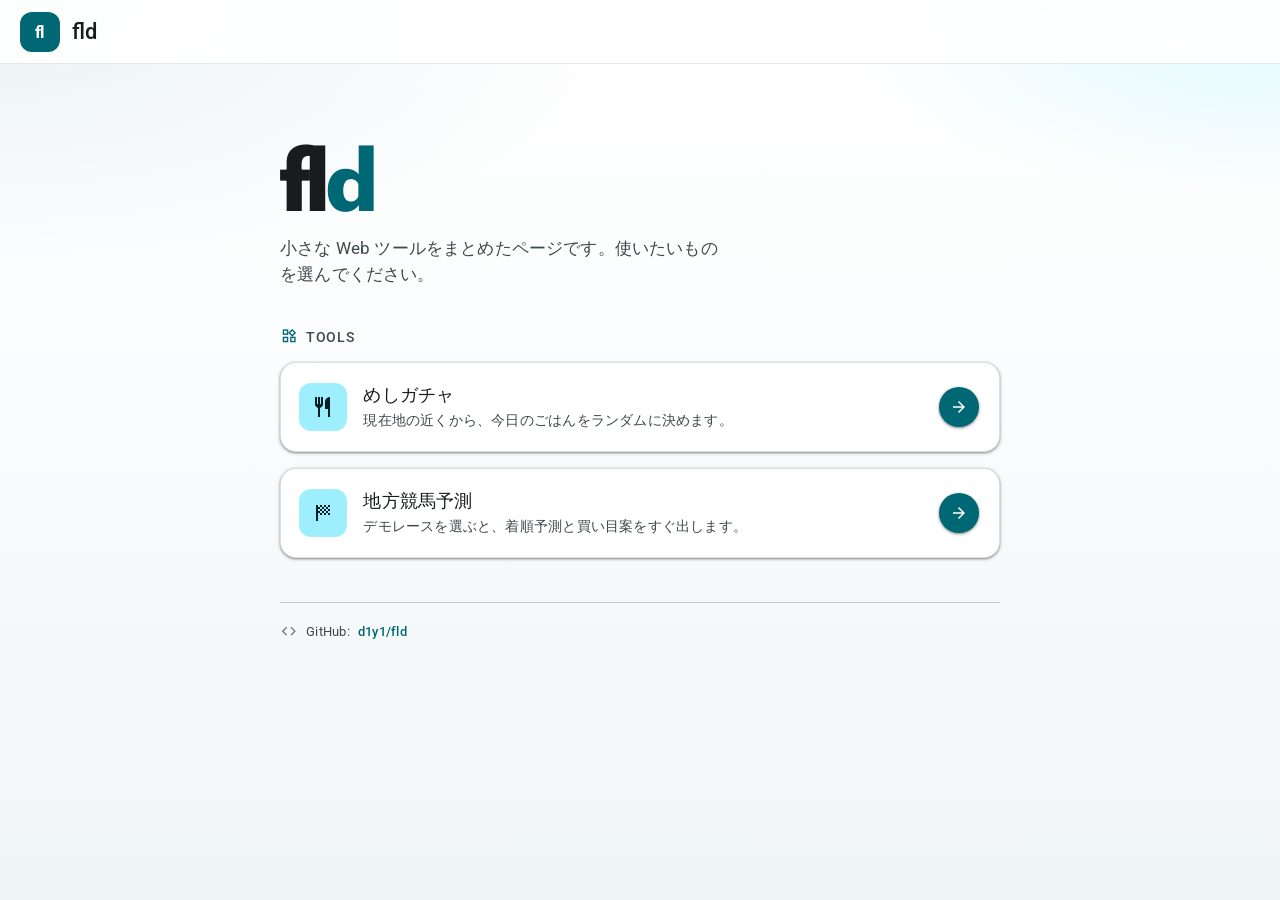
<file: index.html>
<!DOCTYPE html>
<html lang="ja">
  <head>
    <meta charset="UTF-8" />
    <meta name="viewport" content="width=device-width, initial-scale=1" />
    <meta
      name="description"
      content="小さな Web ツールを集めた fld。めしガチャや地方競馬予測などのユーティリティへすぐアクセスできます。"
    />
    <meta name="theme-color" content="#ffffff" />
    <title>fld — 小さなツール集</title>
    <link rel="preconnect" href="https://fonts.googleapis.com" />
    <link rel="preconnect" href="https://fonts.gstatic.com" crossorigin />
    <link
      href="https://fonts.googleapis.com/css2?family=Roboto:wght@400;500;700&family=Roboto+Flex:opsz,wght@8..144,400;8..144,500;8..144,700&display=swap"
      rel="stylesheet"
    />
    <link
      href="https://fonts.googleapis.com/css2?family=Material+Symbols+Outlined:opsz,wght,FILL,GRAD@24,400,0,0"
      rel="stylesheet"
    />
    <style>
      :root {
        --md-sys-color-primary: #006875;
        --md-sys-color-on-primary: #ffffff;
        --md-sys-color-primary-container: #9eeffd;
        --md-sys-color-on-primary-container: #001f24;
        --md-sys-color-secondary: #4a6267;
        --md-sys-color-on-secondary: #ffffff;
        --md-sys-color-secondary-container: #cde7ec;
        --md-sys-color-on-secondary-container: #051f23;
        --md-sys-color-surface: #fbfcfd;
        --md-sys-color-surface-dim: #d8dadc;
        --md-sys-color-surface-bright: #fbfcfd;
        --md-sys-color-surface-container-lowest: #ffffff;
        --md-sys-color-surface-container-low: #f2f4f5;
        --md-sys-color-surface-container: #eceeef;
        --md-sys-color-surface-container-high: #e6e8e9;
        --md-sys-color-surface-container-highest: #e0e3e4;
        --md-sys-color-on-surface: #191c1d;
        --md-sys-color-on-surface-variant: #3f484a;
        --md-sys-color-outline: #6f797b;
        --md-sys-color-outline-variant: #bfc8ca;
        --md-elevation-1: 0 1px 2px rgba(0, 0, 0, 0.3), 0 1px 3px 1px rgba(0, 0, 0, 0.15);
        --md-elevation-2: 0 1px 2px rgba(0, 0, 0, 0.3), 0 2px 6px 2px rgba(0, 0, 0, 0.15);
        --md-elevation-3: 0 4px 8px 3px rgba(0, 0, 0, 0.15), 0 1px 3px rgba(0, 0, 0, 0.3);
        --md-shape-corner-medium: 12px;
        --md-shape-corner-large: 16px;
        --md-shape-corner-extra-large: 28px;
        --font-sans: "Roboto", "Roboto Flex", sans-serif;
        --ease-emphasized: cubic-bezier(0.2, 0, 0, 1);
        --ease-standard: cubic-bezier(0.2, 0, 0, 1);
      }

      *,
      *::before,
      *::after {
        box-sizing: border-box;
      }

      html {
        color-scheme: light;
      }

      body {
        margin: 0;
        min-height: 100dvh;
        font-family: var(--font-sans);
        color: var(--md-sys-color-on-surface);
        background:
          radial-gradient(ellipse 90% 55% at 0% 0%, rgba(0, 104, 117, 0.08), transparent 55%),
          radial-gradient(ellipse 70% 45% at 100% 0%, rgba(158, 239, 253, 0.35), transparent 50%),
          linear-gradient(180deg, #ffffff 0%, var(--md-sys-color-surface) 40%, #f0f5f6 100%);
        -webkit-font-smoothing: antialiased;
      }

      .top-app-bar {
        position: sticky;
        top: 0;
        z-index: 10;
        display: flex;
        align-items: center;
        gap: 0.75rem;
        min-height: 64px;
        padding: 0 1.25rem;
        background: color-mix(in srgb, var(--md-sys-color-surface-container-lowest) 88%, transparent);
        backdrop-filter: blur(12px);
        border-bottom: 1px solid color-mix(in srgb, var(--md-sys-color-outline-variant) 40%, transparent);
      }

      .top-app-bar__logo {
        display: grid;
        place-items: center;
        width: 40px;
        height: 40px;
        border-radius: 12px;
        background: var(--md-sys-color-primary);
        color: var(--md-sys-color-on-primary);
        font-size: 1.05rem;
        font-weight: 700;
        letter-spacing: -0.02em;
      }

      .top-app-bar__title {
        margin: 0;
        font-size: 1.375rem;
        font-weight: 500;
        letter-spacing: 0;
        color: var(--md-sys-color-on-surface);
      }

      .page {
        width: min(720px, calc(100% - 2rem));
        margin: 0 auto;
        padding: clamp(2.5rem, 8vh, 4.5rem) 0 3.5rem;
      }

      .hero {
        margin-bottom: 2.5rem;
        animation: md-enter 500ms var(--ease-emphasized) both;
      }

      .brand {
        margin: 0 0 0.75rem;
        font-family: "Roboto Flex", var(--font-sans);
        font-size: clamp(4rem, 14vw, 5.75rem);
        font-weight: 700;
        font-optical-sizing: auto;
        line-height: 0.95;
        letter-spacing: -0.04em;
        color: var(--md-sys-color-on-surface);
      }

      .brand span {
        color: var(--md-sys-color-primary);
      }

      .lede {
        margin: 0;
        max-width: 28rem;
        color: var(--md-sys-color-on-surface-variant);
        font-size: 1.05rem;
        font-weight: 400;
        line-height: 1.55;
        letter-spacing: 0.01em;
      }

      .section-label {
        display: flex;
        align-items: center;
        gap: 0.5rem;
        margin: 0 0 1rem;
        color: var(--md-sys-color-on-surface-variant);
        font-size: 0.875rem;
        font-weight: 500;
        letter-spacing: 0.05em;
        text-transform: uppercase;
        animation: md-enter 500ms var(--ease-emphasized) 0.08s both;
      }

      .section-label .material-symbols-outlined {
        font-size: 1.15rem;
        color: var(--md-sys-color-primary);
      }

      .tools {
        display: grid;
        gap: 1rem;
        margin: 0;
        padding: 0;
        list-style: none;
      }

      .tool {
        animation: md-enter 500ms var(--ease-emphasized) both;
      }

      .tool:nth-child(1) {
        animation-delay: 0.14s;
      }

      .tool:nth-child(2) {
        animation-delay: 0.2s;
      }

      .tool a {
        position: relative;
        display: grid;
        grid-template-columns: auto 1fr auto;
        gap: 1rem;
        align-items: center;
        overflow: hidden;
        padding: 1.25rem 1.25rem 1.25rem 1.15rem;
        color: inherit;
        text-decoration: none;
        background: var(--md-sys-color-surface-container-lowest);
        border: 1px solid color-mix(in srgb, var(--md-sys-color-outline-variant) 55%, transparent);
        border-radius: var(--md-shape-corner-large);
        box-shadow: var(--md-elevation-1);
        transition:
          box-shadow 200ms var(--ease-standard),
          transform 200ms var(--ease-standard),
          border-color 200ms var(--ease-standard),
          background-color 200ms var(--ease-standard);
      }

      .tool a::before {
        content: "";
        position: absolute;
        inset: 0;
        background: radial-gradient(circle at var(--ripple-x, 50%) var(--ripple-y, 50%), rgba(0, 104, 117, 0.12), transparent 55%);
        opacity: 0;
        transition: opacity 280ms var(--ease-standard);
        pointer-events: none;
      }

      .tool a:hover,
      .tool a:focus-visible {
        background: var(--md-sys-color-surface-container-low);
        border-color: color-mix(in srgb, var(--md-sys-color-primary) 35%, var(--md-sys-color-outline-variant));
        box-shadow: var(--md-elevation-2);
        transform: translateY(-1px);
        outline: none;
      }

      .tool a:hover::before,
      .tool a:focus-visible::before {
        opacity: 1;
      }

      .tool a:focus-visible {
        outline: 2px solid var(--md-sys-color-primary);
        outline-offset: 2px;
      }

      .tool__icon {
        display: grid;
        place-items: center;
        width: 48px;
        height: 48px;
        border-radius: var(--md-shape-corner-medium);
        background: var(--md-sys-color-primary-container);
        color: var(--md-sys-color-on-primary-container);
      }

      .tool__icon .material-symbols-outlined {
        font-size: 1.5rem;
      }

      .tool__body {
        min-width: 0;
      }

      .tool__name {
        margin: 0 0 0.2rem;
        font-size: 1.125rem;
        font-weight: 500;
        letter-spacing: 0.01em;
        color: var(--md-sys-color-on-surface);
      }

      .tool__desc {
        margin: 0;
        color: var(--md-sys-color-on-surface-variant);
        font-size: 0.875rem;
        line-height: 1.45;
        letter-spacing: 0.015em;
      }

      .tool__arrow {
        display: grid;
        place-items: center;
        width: 40px;
        height: 40px;
        border-radius: 999px;
        background: var(--md-sys-color-primary);
        color: var(--md-sys-color-on-primary);
        box-shadow: var(--md-elevation-1);
        transition: transform 200ms var(--ease-standard), box-shadow 200ms var(--ease-standard);
      }

      .tool__arrow .material-symbols-outlined {
        font-size: 1.25rem;
      }

      .tool a:hover .tool__arrow,
      .tool a:focus-visible .tool__arrow {
        transform: translateX(3px);
        box-shadow: var(--md-elevation-2);
      }

      .foot {
        display: flex;
        align-items: center;
        gap: 0.5rem;
        margin-top: 2.75rem;
        padding-top: 1.25rem;
        border-top: 1px solid var(--md-sys-color-outline-variant);
        color: var(--md-sys-color-on-surface-variant);
        font-size: 0.8125rem;
        letter-spacing: 0.02em;
        animation: md-enter 500ms var(--ease-emphasized) 0.28s both;
      }

      .foot .material-symbols-outlined {
        font-size: 1.1rem;
        color: var(--md-sys-color-outline);
      }

      .foot a {
        color: var(--md-sys-color-primary);
        font-weight: 500;
        text-decoration: none;
      }

      .foot a:hover,
      .foot a:focus-visible {
        text-decoration: underline;
        text-underline-offset: 0.2em;
        outline: none;
      }

      @keyframes md-enter {
        from {
          opacity: 0;
          transform: translateY(12px);
        }
        to {
          opacity: 1;
          transform: translateY(0);
        }
      }

      @media (max-width: 480px) {
        .tool a {
          grid-template-columns: auto 1fr;
          gap: 0.85rem;
        }

        .tool__arrow {
          display: none;
        }
      }

      @media (prefers-reduced-motion: reduce) {
        *,
        *::before,
        *::after {
          animation: none !important;
          transition: none !important;
        }
      }
    </style>
  </head>
  <body>
    <header class="top-app-bar">
      <div class="top-app-bar__logo" aria-hidden="true">fl</div>
      <p class="top-app-bar__title">fld</p>
    </header>

    <main class="page">
      <section class="hero">
        <h1 class="brand">fl<span>d</span></h1>
        <p class="lede">小さな Web ツールをまとめたページです。使いたいものを選んでください。</p>
      </section>

      <p class="section-label">
        <span class="material-symbols-outlined" aria-hidden="true">widgets</span>
        Tools
      </p>
      <ul class="tools">
        <li class="tool">
          <a href="meshigacha/">
            <span class="tool__icon" aria-hidden="true">
              <span class="material-symbols-outlined">restaurant</span>
            </span>
            <span class="tool__body">
              <h2 class="tool__name">めしガチャ</h2>
              <p class="tool__desc">現在地の近くから、今日のごはんをランダムに決めます。</p>
            </span>
            <span class="tool__arrow" aria-hidden="true">
              <span class="material-symbols-outlined">arrow_forward</span>
            </span>
          </a>
        </li>
        <li class="tool">
          <a href="chihokeiba/">
            <span class="tool__icon" aria-hidden="true">
              <span class="material-symbols-outlined">sports_score</span>
            </span>
            <span class="tool__body">
              <h2 class="tool__name">地方競馬予測</h2>
              <p class="tool__desc">デモレースを選ぶと、着順予測と買い目案をすぐ出します。</p>
            </span>
            <span class="tool__arrow" aria-hidden="true">
              <span class="material-symbols-outlined">arrow_forward</span>
            </span>
          </a>
        </li>
      </ul>

      <p class="foot">
        <span class="material-symbols-outlined" aria-hidden="true">code</span>
        GitHub:
        <a href="https://github.com/d1y1/fld" rel="noopener noreferrer">d1y1/fld</a>
      </p>
    </main>
  </body>
</html>
</file>
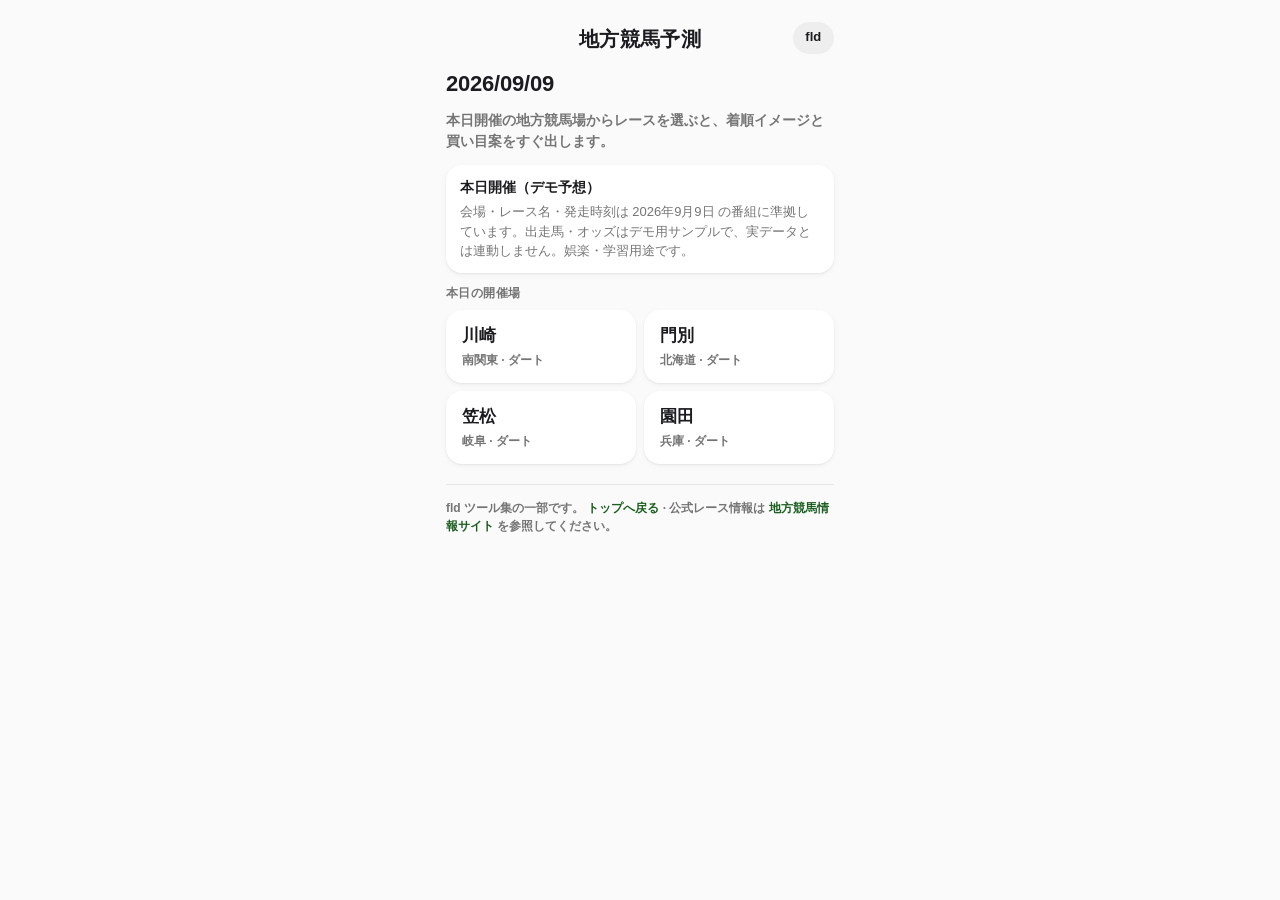
<file: chihokeiba/index.html>
<!DOCTYPE html>
<html lang="ja">
  <head>
    <meta charset="UTF-8" />
    <meta
      name="viewport"
      content="width=device-width, initial-scale=1, viewport-fit=cover"
    />
    <meta name="theme-color" content="#1b5e20" />
    <meta
      name="description"
      content="地方競馬のデモレースを選ぶと、近走・人気・騎手などから着順予測と買い目案をすぐ出すツール"
    />
    <title>地方競馬予測 — fld</title>
    <link rel="canonical" href="https://d1y1.github.io/fld/chihokeiba/" />
    <meta property="og:type" content="website" />
    <meta property="og:title" content="地方競馬予測" />
    <meta
      property="og:description"
      content="地方競馬のデモレースを選んで、着順予測と買い目案を表示します。"
    />
    <meta property="og:url" content="https://d1y1.github.io/fld/chihokeiba/" />
    <meta property="og:locale" content="ja_JP" />
    <link rel="stylesheet" href="css/styles.css" />
  </head>
  <body>
    <div class="app">
      <header class="header">
        <button type="button" class="nav-back" id="backBtn" hidden>戻る</button>
        <h1 class="title-bar" id="topTitle">地方競馬予測</h1>
        <a class="nav-home" href="../">fld</a>
      </header>

      <main>
        <section id="viewHome">
          <p class="section-date" id="holdingDate">本日</p>
          <p class="lede">
            本日開催の地方競馬場からレースを選ぶと、着順イメージと買い目案をすぐ出します。
          </p>
          <div class="alert-banner">
            本日開催（デモ予想）
            <p>
              会場・レース名・発走時刻は 2026年9月9日 の番組に準拠しています。出走馬・オッズはデモ用サンプルで、実データとは連動しません。娯楽・学習用途です。
            </p>
          </div>

          <p class="section-label">本日の開催場</p>
          <ul class="venue-grid" id="venueGrid"></ul>

          <p class="foot-note">
            fld ツール集の一部です。
            <a href="../">トップへ戻る</a>
            · 公式レース情報は
            <a href="https://www.keiba.go.jp/" rel="noopener noreferrer">地方競馬情報サイト</a>
            を参照してください。
          </p>
        </section>

        <section id="viewVenue" hidden>
          <p class="section-date" id="venueHeading">レース一覧</p>
          <ul class="race-list" id="raceList"></ul>
        </section>

        <section id="viewResult" hidden>
          <p class="section-date" id="resultDate"></p>
          <div class="hit-summary" id="resultSummary"></div>

          <p class="section-label">出走馬予想</p>
          <ol class="rank-list" id="rankList"></ol>

          <p class="section-label">買い目案</p>
          <ul class="ticket-list" id="ticketList"></ul>

          <div class="actions">
            <button type="button" class="btn btn--filled" id="shareBtn">結果をシェア</button>
            <button type="button" class="btn btn--tonal" id="againBtn">レース一覧に戻る</button>
          </div>

          <p class="foot-note">
            確率は 3 着以内（Harville 近似）、期待値は確率 × 複勝オッズ目安です。各カードの点数は近走・人気・騎手・体重・枠順・安定の内訳です。実レースの結果を保証するものではありません。
          </p>
        </section>
      </main>
    </div>

    <script type="module" src="js/app.js"></script>
  </body>
</html>
</file>
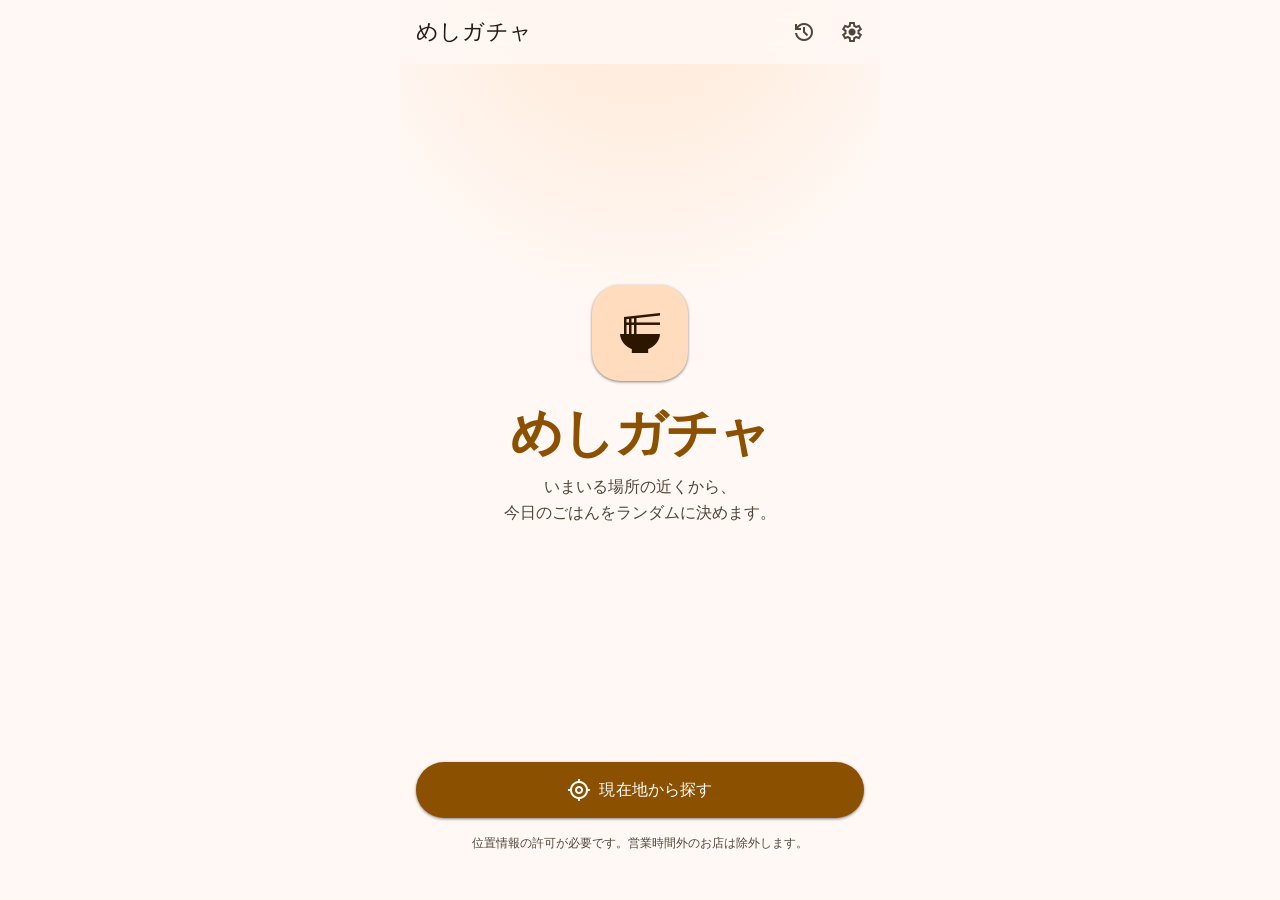
<file: meshigacha/index.html>
<!DOCTYPE html>
<html lang="ja">
  <head>
    <meta charset="UTF-8" />
    <meta
      name="viewport"
      content="width=device-width, initial-scale=1, viewport-fit=cover"
    />
    <meta name="theme-color" content="#8B5000" />
    <meta
      name="description"
      content="現在地周辺の外食店からランダムで今日のご飯を決めるめしガチャ"
    />
    <meta name="apple-mobile-web-app-capable" content="yes" />
    <meta name="apple-mobile-web-app-title" content="めしガチャ" />
    <meta name="apple-mobile-web-app-status-bar-style" content="default" />
    <meta name="mobile-web-app-capable" content="yes" />
    <link rel="manifest" href="manifest.webmanifest" />
    <link rel="icon" href="icons/icon-192.png" type="image/png" />
    <link rel="apple-touch-icon" href="icons/icon-192.png" />

    <meta property="og:type" content="website" />
    <meta property="og:title" content="めしガチャ" />
    <meta
      property="og:description"
      content="いまいる場所の近くから、今日のごはんをランダムに決めます。"
    />
    <meta
      property="og:image"
      content="https://d1y1.github.io/fld/meshigacha/icons/og.png"
    />
    <meta property="og:url" content="https://d1y1.github.io/fld/meshigacha/" />
    <meta property="og:locale" content="ja_JP" />
    <link rel="canonical" href="https://d1y1.github.io/fld/meshigacha/" />
    <meta name="twitter:card" content="summary_large_image" />
    <meta name="twitter:title" content="めしガチャ" />
    <meta
      name="twitter:description"
      content="いまいる場所の近くから、今日のごはんをランダムに決めます。"
    />
    <meta
      name="twitter:image"
      content="https://d1y1.github.io/fld/meshigacha/icons/og.png"
    />

    <title>めしガチャ</title>
    <link rel="preconnect" href="https://fonts.googleapis.com" />
    <link rel="preconnect" href="https://fonts.gstatic.com" crossorigin />
    <link
      href="https://fonts.googleapis.com/css2?family=Roboto:wght@400;500;700&family=Roboto+Flex:opsz,wght@8..144,400;8..144,500;8..144,700&display=swap"
      rel="stylesheet"
    />
    <link
      href="https://fonts.googleapis.com/css2?family=Material+Symbols+Outlined:opsz,wght,FILL,GRAD@24,400,0,0"
      rel="stylesheet"
    />
    <link rel="stylesheet" href="css/styles.css" />
  </head>
  <body>
    <div class="offline-banner" id="offlineBanner" hidden role="status">
      オフラインです。店舗検索には接続が必要です。
    </div>

    <div class="app" id="app">
      <header class="top-app-bar" id="topBar">
        <div class="top-app-bar__row">
          <button
            type="button"
            class="icon-btn"
            id="backBtn"
            aria-label="戻る"
            hidden
          >
            <span class="material-symbols-outlined" aria-hidden="true"
              >arrow_back</span
            >
          </button>
          <h1 class="top-app-bar__title" id="topTitle">めしガチャ</h1>
          <div class="top-app-bar__actions">
            <button
              type="button"
              class="icon-btn"
              id="historyBtn"
              aria-label="履歴"
            >
              <span class="material-symbols-outlined" aria-hidden="true"
                >history</span
              >
            </button>
            <button
              type="button"
              class="icon-btn"
              id="settingsBtn"
              aria-label="設定"
            >
              <span class="material-symbols-outlined" aria-hidden="true"
                >settings</span
              >
            </button>
            <button
              type="button"
              class="icon-btn"
              id="refreshBtn"
              aria-label="再検索"
              hidden
            >
              <span class="material-symbols-outlined" aria-hidden="true"
                >refresh</span
              >
            </button>
          </div>
        </div>
      </header>

      <main class="main" id="main">
        <section class="screen screen--home" id="screenHome" data-screen="home">
          <div class="hero">
            <div class="hero__mark" aria-hidden="true">
              <span class="material-symbols-outlined hero__icon">ramen_dining</span>
            </div>
            <p class="hero__brand">めしガチャ</p>
            <p class="hero__lead">
              いまいる場所の近くから、<br />今日のごはんをランダムに決めます。
            </p>
          </div>

          <div class="home-controls">
            <button type="button" class="btn btn--filled btn--lg" id="startBtn">
              <span class="material-symbols-outlined" aria-hidden="true"
                >my_location</span
              >
              現在地から探す
            </button>
            <p class="hint" id="homeHint">
              位置情報の許可が必要です。営業時間外のお店は除外します。
            </p>
          </div>
        </section>

        <section
          class="screen screen--loading"
          id="screenLoading"
          data-screen="loading"
          hidden
        >
          <div class="loading">
            <div class="circular-progress" role="status" aria-label="読み込み中">
              <svg viewBox="0 0 48 48" aria-hidden="true">
                <circle class="circular-progress__track" cx="24" cy="24" r="20" />
                <circle
                  class="circular-progress__indicator"
                  cx="24"
                  cy="24"
                  r="20"
                />
              </svg>
            </div>
            <p class="loading__text" id="loadingText">現在地を取得しています…</p>
            <p class="loading__sub" id="loadingSub" hidden></p>
          </div>
        </section>

        <section
          class="screen screen--list"
          id="screenList"
          data-screen="list"
          hidden
        >
          <div class="filters" id="filters">
            <label class="field">
              <span class="field__label">検索半径</span>
              <div class="segmented segmented--4" role="radiogroup" aria-label="検索半径">
                <label class="segmented__item">
                  <input type="radio" name="radius" value="500" />
                  <span>500m</span>
                </label>
                <label class="segmented__item">
                  <input type="radio" name="radius" value="1000" checked />
                  <span>1km</span>
                </label>
                <label class="segmented__item">
                  <input type="radio" name="radius" value="2000" />
                  <span>2km</span>
                </label>
                <label class="segmented__item">
                  <input type="radio" name="radius" value="3000" />
                  <span>3km</span>
                </label>
              </div>
            </label>
            <div class="field">
              <span class="field__label">カテゴリ</span>
              <div
                class="chip-row"
                id="categoryChips"
                role="radiogroup"
                aria-label="カテゴリ"
              ></div>
            </div>
            <p class="filters__note">
              営業時間外は除外。時間が不明なお店は候補に含めます。
            </p>
          </div>

          <div class="list-meta" id="listMeta"></div>
          <ul class="restaurant-list" id="restaurantList" role="list"></ul>

          <div class="empty-state" id="emptyState" hidden>
            <span class="material-symbols-outlined empty-state__icon"
              >search_off</span
            >
            <p class="empty-state__title">お店が見つかりませんでした</p>
            <p class="empty-state__body" id="emptyBody">
              半径を広げて再検索してみてください。
            </p>
            <div class="empty-state__actions">
              <button
                type="button"
                class="btn btn--filled"
                id="expandRadiusBtn"
                hidden
              >
                3km で再検索
              </button>
              <button
                type="button"
                class="btn btn--tonal"
                id="resetFiltersBtn"
                hidden
              >
                フィルタを解除
              </button>
              <button type="button" class="btn btn--text" id="emptyRetryBtn">
                最初に戻る
              </button>
            </div>
          </div>
        </section>

        <section
          class="screen screen--error"
          id="screenError"
          data-screen="error"
          hidden
        >
          <div class="empty-state">
            <span
              class="material-symbols-outlined empty-state__icon"
              id="errorIcon"
              >error</span
            >
            <p class="empty-state__title" id="errorTitle">エラーが発生しました</p>
            <p class="empty-state__body" id="errorBody"></p>
            <div class="empty-state__actions">
              <button type="button" class="btn btn--filled" id="errorRetryBtn">
                もう一度試す
              </button>
              <button type="button" class="btn btn--text" id="errorHomeBtn">
                最初に戻る
              </button>
            </div>
          </div>
        </section>
      </main>

      <footer class="bottom-bar" id="bottomBar" hidden>
        <button
          type="button"
          class="btn btn--filled btn--lg btn--block"
          id="gachaBtn"
        >
          <span class="material-symbols-outlined" aria-hidden="true">casino</span>
          ガチャる
        </button>
      </footer>
    </div>

    <div class="scrim" id="scrim" hidden aria-hidden="true"></div>

    <div
      class="sheet"
      id="resultSheet"
      role="dialog"
      aria-modal="true"
      aria-labelledby="resultName"
      hidden
    >
      <div class="sheet__handle" aria-hidden="true"></div>
      <p class="sheet__eyebrow">今日のごはんは…</p>

      <div class="slot" id="slot" aria-hidden="true" hidden>
        <div class="slot__window">
          <div class="slot__reel" id="slotReel"></div>
        </div>
      </div>

      <div class="result" id="resultCard">
        <div class="result__spin" id="resultSpin" aria-hidden="true">
          <span class="material-symbols-outlined">restaurant</span>
        </div>
        <h2 class="result__name" id="resultName"></h2>
        <p class="result__meta" id="resultMeta"></p>
        <p class="result__cuisine" id="resultCuisine" hidden></p>
        <p class="result__hours" id="resultHours" hidden></p>
        <p class="result__status" id="resultStatus" hidden></p>
        <div class="sr-only" id="resultLive" aria-live="polite" aria-atomic="true"></div>
      </div>

      <div class="sheet__links" id="resultLinks">
        <button type="button" class="btn btn--tonal btn--block" id="shareBtn">
          <span class="material-symbols-outlined" aria-hidden="true">share</span>
          結果をシェア
        </button>
        <a
          class="btn btn--tonal btn--block"
          id="walkLink"
          href="#"
          target="_blank"
          rel="noopener noreferrer"
        >
          <span class="material-symbols-outlined" aria-hidden="true"
            >directions_walk</span
          >
          <span id="walkLabel">徒歩ルート</span>
        </a>
        <a
          class="btn btn--tonal btn--block"
          id="mapLink"
          href="#"
          target="_blank"
          rel="noopener noreferrer"
        >
          <span class="material-symbols-outlined" aria-hidden="true">map</span>
          地図で見る
        </a>
        <a
          class="btn btn--tonal btn--block"
          id="phoneLink"
          href="#"
          hidden
        >
          <span class="material-symbols-outlined" aria-hidden="true">call</span>
          <span id="phoneLabel">電話する</span>
        </a>
        <a
          class="btn btn--tonal btn--block"
          id="webLink"
          href="#"
          target="_blank"
          rel="noopener noreferrer"
          hidden
        >
          <span class="material-symbols-outlined" aria-hidden="true"
            >language</span
          >
          公式サイト
        </a>
      </div>

      <div class="sheet__actions">
        <button type="button" class="btn btn--filled btn--block" id="againBtn">
          <span class="material-symbols-outlined" aria-hidden="true">casino</span>
          もう一度ガチャる
        </button>
        <button type="button" class="btn btn--text btn--block" id="excludeBtn">
          <span class="material-symbols-outlined" aria-hidden="true"
            >block</span
          >
          除外してもう一度
        </button>
        <button type="button" class="btn btn--text btn--block" id="closeSheetBtn">
          閉じる
        </button>
      </div>
    </div>

    <div
      class="sheet sheet--history"
      id="historySheet"
      role="dialog"
      aria-modal="true"
      aria-labelledby="historyTitle"
      hidden
    >
      <div class="sheet__handle" aria-hidden="true"></div>
      <div class="sheet__header">
        <h2 class="sheet__title" id="historyTitle">ガチャ履歴</h2>
        <button type="button" class="btn btn--text" id="clearHistoryBtn">
          クリア
        </button>
      </div>
      <ul class="history-list" id="historyList"></ul>
      <p class="hint" id="historyEmpty" hidden>まだ履歴がありません</p>
      <button type="button" class="btn btn--tonal btn--block" id="closeHistoryBtn">
        閉じる
      </button>
    </div>

    <div
      class="sheet sheet--settings"
      id="settingsSheet"
      role="dialog"
      aria-modal="true"
      aria-labelledby="settingsTitle"
      hidden
    >
      <div class="sheet__handle" aria-hidden="true"></div>
      <div class="sheet__header">
        <h2 class="sheet__title" id="settingsTitle">設定</h2>
      </div>
      <label class="switch-row">
        <span>許可済みなら自動で検索</span>
        <input type="checkbox" id="autoStartToggle" />
        <span class="switch" aria-hidden="true"></span>
      </label>
      <label class="switch-row">
        <span>食事向きのみ（バー・パブ除外）</span>
        <input type="checkbox" id="mealOnlyToggle" />
        <span class="switch" aria-hidden="true"></span>
      </label>
      <p class="hint settings-hint">
        設定はこの端末に保存されます。食事向きをオフにするとバー・パブ・ビアガーデンも候補に入ります。
      </p>
      <button type="button" class="btn btn--tonal btn--block" id="closeSettingsBtn">
        閉じる
      </button>
    </div>

    <div class="toast" id="toast" hidden role="status" aria-live="polite"></div>

    <script type="module" src="js/app.js"></script>
  </body>
</html>
</file>
<file: chihokeiba/css/styles.css>
:root {
  --bg: #fafafa;
  --surface: #ffffff;
  --surface-container: #eeeeee;
  --text: #1c1b1f;
  --muted: #757575;
  --primary: #1b5e20;
  --primary-light: #e8f5e9;
  --hit: #1b5e20;
  --miss: #c62828;
  --metric-pos: #2e7d32;
  --metric-neg: #c62828;
  --outline: rgba(0, 0, 0, 0.08);
  --elevation-1: 0 1px 2px rgba(0, 0, 0, 0.06), 0 2px 6px rgba(0, 0, 0, 0.04);
  --elevation-nav: 0 4px 12px rgba(0, 0, 0, 0.08), 0 1px 3px rgba(0, 0, 0, 0.06);
  --radius-card: 16px;
  --radius-pill: 999px;
  font-family: "Hiragino Sans", "Noto Sans JP", "Yu Gothic UI", "Meiryo", sans-serif;
  -webkit-font-smoothing: antialiased;
}

*,
*::before,
*::after {
  box-sizing: border-box;
}

html {
  color-scheme: light;
}

body {
  margin: 0;
  background: var(--bg);
  color: var(--text);
  line-height: 1.45;
  min-height: 100dvh;
}

[hidden] {
  display: none !important;
}

.app {
  max-width: 420px;
  margin: 0 auto;
  min-height: 100dvh;
  display: flex;
  flex-direction: column;
  padding-bottom: calc(1.5rem + env(safe-area-inset-bottom));
}

.header {
  position: relative;
  padding: calc(1.125rem + 8px) 1rem 0.75rem;
  background: var(--bg);
}

.title-bar {
  margin: 0;
  text-align: center;
  font-size: 1.25rem;
  font-weight: 800;
  letter-spacing: 0.02em;
  line-height: 1.3;
}

.nav-back,
.nav-home {
  position: absolute;
  top: calc(1rem + 6px);
  border: 0;
  border-radius: var(--radius-pill);
  background: var(--surface-container);
  color: var(--text);
  font: inherit;
  font-size: 0.8125rem;
  font-weight: 800;
  padding: 0.4rem 0.8rem;
  cursor: pointer;
  text-decoration: none;
  -webkit-tap-highlight-color: transparent;
}

.nav-back {
  left: 1rem;
}

.nav-home {
  right: 1rem;
}

.nav-back[hidden] {
  display: none !important;
}

main {
  flex: 1;
  padding: 0 1rem 1rem;
}

.alert-banner {
  border-radius: var(--radius-card);
  padding: 0.75rem 0.85rem;
  margin: 0 0 0.75rem;
  font-size: 0.875rem;
  font-weight: 700;
  line-height: 1.5;
  background: var(--surface);
  box-shadow: var(--elevation-1);
}

.alert-banner p {
  margin: 0.25rem 0 0;
  font-weight: 500;
  color: var(--muted);
  font-size: 0.8125rem;
}

.section-date {
  font-size: 1.375rem;
  font-weight: 800;
  margin: 0.25rem 0 0.625rem;
  letter-spacing: -0.01em;
}

.section-label {
  margin: 0.75rem 0 0.5rem;
  font-size: 0.75rem;
  font-weight: 800;
  color: var(--muted);
  letter-spacing: 0.04em;
}

.lede {
  margin: 0 0 0.85rem;
  color: var(--muted);
  font-size: 0.875rem;
  font-weight: 600;
  line-height: 1.5;
}

.card {
  border-radius: var(--radius-card);
  padding: 0.875rem 1rem;
  margin-bottom: 8px;
  background: var(--surface);
  box-shadow: var(--elevation-1);
}

.card-clickable {
  display: block;
  width: 100%;
  border: 0;
  font: inherit;
  color: inherit;
  text-align: left;
  cursor: pointer;
  touch-action: manipulation;
  -webkit-tap-highlight-color: transparent;
  transition: transform 0.15s ease, box-shadow 0.15s ease;
}

.card-clickable:active {
  transform: scale(0.985);
}

.card-top {
  display: flex;
  justify-content: space-between;
  align-items: flex-start;
  gap: 0.5rem;
  margin-bottom: 0.375rem;
}

.card-race-name {
  font-size: 0.875rem;
  font-weight: 800;
}

.card-race-meta {
  font-size: 0.75rem;
  font-weight: 600;
  color: var(--muted);
  white-space: nowrap;
}

.horse-line {
  display: flex;
  align-items: center;
  gap: 0.5rem;
  font-size: 1.1875rem;
  font-weight: 800;
  line-height: 1.3;
  margin: 0.25rem 0;
}

.horse-umaban {
  flex-shrink: 0;
  width: 1.875rem;
  height: 1.875rem;
  display: inline-flex;
  align-items: center;
  justify-content: center;
  font-size: 0.9375rem;
  font-weight: 800;
  line-height: 1;
  box-sizing: border-box;
  background: var(--primary);
  color: #fff;
  border-radius: 4px;
}

.horse-name {
  min-width: 0;
  flex: 1;
}

.horse-top3 {
  flex-shrink: 0;
  text-align: right;
  line-height: 1.15;
}

.horse-top3 strong {
  display: block;
  font-size: 1.15rem;
  font-weight: 800;
  color: var(--primary);
  font-variant-numeric: tabular-nums;
}

.horse-top3 span {
  display: block;
  font-size: 0.65rem;
  font-weight: 700;
  color: var(--muted);
}

.meter {
  height: 6px;
  overflow: hidden;
  border-radius: var(--radius-pill);
  background: var(--surface-container);
  margin: 0.45rem 0 0.35rem;
}

.meter > span {
  display: block;
  height: 100%;
  border-radius: inherit;
  background: var(--primary);
}

.card-metrics-block {
  font-size: 0.8125rem;
  font-weight: 600;
  color: var(--muted);
  margin-top: 0.125rem;
}

.breakdown {
  display: grid;
  grid-template-columns: repeat(3, minmax(0, 1fr));
  gap: 0.35rem;
  margin-top: 0.55rem;
}

.breakdown__cell {
  padding: 0.4rem 0.35rem;
  border-radius: 8px;
  background: var(--surface-container);
  text-align: center;
}

.rank-card.highlight .breakdown__cell {
  background: color-mix(in srgb, #ffffff 70%, var(--primary-light));
}

.breakdown__cell strong {
  display: block;
  font-size: 0.95rem;
  font-weight: 800;
  font-variant-numeric: tabular-nums;
  line-height: 1.2;
}

.breakdown__cell span {
  display: block;
  margin-top: 0.1rem;
  color: var(--muted);
  font-size: 0.65rem;
  font-weight: 700;
}

.metric-pos {
  font-weight: 800;
  color: var(--metric-pos);
}

.metric-neg {
  font-weight: 800;
  color: var(--metric-neg);
}

.venue-grid,
.race-list,
.rank-list,
.ticket-list {
  list-style: none;
  margin: 0;
  padding: 0;
}

.venue-grid {
  display: grid;
  grid-template-columns: 1fr 1fr;
  gap: 8px;
}

.venue-grid .card {
  margin-bottom: 0;
}

.venue-name {
  display: block;
  font-size: 1.05rem;
  font-weight: 800;
}

.venue-meta {
  display: block;
  margin-top: 0.2rem;
  font-size: 0.75rem;
  font-weight: 600;
  color: var(--muted);
}

.hit-summary {
  background: var(--surface);
  border-radius: var(--radius-card);
  padding: 0.875rem 1rem;
  margin-bottom: 10px;
  box-shadow: var(--elevation-1);
}

.hit-summary-head {
  display: flex;
  justify-content: space-between;
  align-items: baseline;
  gap: 0.5rem;
  margin-bottom: 0.25rem;
}

.hit-summary-label {
  font-size: 0.75rem;
  color: var(--muted);
  font-weight: 600;
}

.hit-summary-count {
  font-size: 0.75rem;
  color: var(--text);
  font-weight: 800;
  white-space: nowrap;
}

.hit-summary-rate {
  font-size: 1.35rem;
  font-weight: 800;
  line-height: 1.25;
  letter-spacing: -0.02em;
}

.hit-summary-detail {
  margin: 0.45rem 0 0;
  font-size: 0.8125rem;
  font-weight: 600;
  color: var(--muted);
  line-height: 1.5;
}

.rank-card.highlight {
  background: var(--primary-light);
}

.rank-card .card-top {
  margin-bottom: 0.15rem;
}

.rank-label {
  font-size: 0.75rem;
  font-weight: 800;
  color: var(--muted);
}

.badge {
  display: inline-block;
  border-radius: 6px;
  padding: 0.125rem 0.375rem;
  font-size: 0.6875rem;
  font-weight: 800;
  background: var(--surface-container);
  color: var(--text);
}

.badge.recommended {
  background: var(--primary);
  color: #fff;
}

.ticket-card .ticket-type {
  display: inline-block;
  min-width: 3em;
  text-align: center;
  font-size: 0.6875rem;
  font-weight: 800;
  padding: 0.1875rem 0.5rem;
  border-radius: var(--radius-pill);
  background: var(--primary);
  color: #fff;
  line-height: 1.2;
}

.ticket-picks {
  margin: 0.35rem 0 0.15rem;
  font-size: 1.05rem;
  font-weight: 800;
}

.ticket-note {
  margin: 0;
  font-size: 0.8125rem;
  font-weight: 600;
  color: var(--muted);
}

.actions {
  display: grid;
  gap: 0.5rem;
  margin-top: 0.85rem;
}

.btn {
  display: inline-flex;
  align-items: center;
  justify-content: center;
  min-height: 44px;
  padding: 0.65rem 1rem;
  border: 0;
  border-radius: var(--radius-pill);
  font: inherit;
  font-size: 0.9375rem;
  font-weight: 800;
  cursor: pointer;
  -webkit-tap-highlight-color: transparent;
}

.btn--filled {
  background: var(--primary);
  color: #fff;
  box-shadow: 0 1px 3px rgba(0, 0, 0, 0.18);
}

.btn--tonal {
  background: var(--surface);
  color: var(--primary);
  box-shadow: var(--elevation-1);
}

.empty {
  margin: 0;
  padding: 1rem;
  border-radius: var(--radius-card);
  background: var(--surface);
  box-shadow: var(--elevation-1);
  color: var(--muted);
  font-size: 0.875rem;
  font-weight: 600;
  text-align: center;
}

.foot-note {
  margin-top: 1.25rem;
  padding-top: 0.85rem;
  border-top: 1px solid var(--outline);
  color: var(--muted);
  font-size: 0.75rem;
  font-weight: 600;
  line-height: 1.55;
}

.foot-note a {
  color: var(--primary);
  font-weight: 800;
  text-decoration: none;
}

.foot-note a:hover,
.foot-note a:focus-visible {
  text-decoration: underline;
  text-underline-offset: 0.15em;
}

.predicting .rank-list {
  opacity: 0.7;
}

@media (prefers-reduced-motion: reduce) {
  *,
  *::before,
  *::after {
    animation: none !important;
    transition: none !important;
  }
}
</file>
<file: meshigacha/css/styles.css>
/* Material Design 3 — めしガチャ */

:root {
  --md-sys-color-primary: #8b5000;
  --md-sys-color-on-primary: #ffffff;
  --md-sys-color-primary-container: #ffdcbe;
  --md-sys-color-on-primary-container: #2c1600;
  --md-sys-color-secondary: #735a41;
  --md-sys-color-on-secondary: #ffffff;
  --md-sys-color-secondary-container: #ffdcbe;
  --md-sys-color-on-secondary-container: #291806;
  --md-sys-color-tertiary: #596339;
  --md-sys-color-on-tertiary: #ffffff;
  --md-sys-color-tertiary-container: #dde8b3;
  --md-sys-color-on-tertiary-container: #171e00;
  --md-sys-color-error: #ba1a1a;
  --md-sys-color-on-error: #ffffff;
  --md-sys-color-error-container: #ffdad6;
  --md-sys-color-on-error-container: #410002;
  --md-sys-color-surface: #fff8f4;
  --md-sys-color-on-surface: #201b16;
  --md-sys-color-surface-container-lowest: #ffffff;
  --md-sys-color-surface-container-low: #fef2eb;
  --md-sys-color-surface-container: #f8ece5;
  --md-sys-color-surface-container-high: #f2e7df;
  --md-sys-color-surface-container-highest: #ece1da;
  --md-sys-color-on-surface-variant: #51443a;
  --md-sys-color-outline: #837468;
  --md-sys-color-outline-variant: #d5c3b5;
  --md-sys-color-scrim: #000000;

  --md-sys-elevation-1: 0 1px 2px rgba(0, 0, 0, 0.3),
    0 1px 3px 1px rgba(0, 0, 0, 0.15);
  --md-sys-elevation-2: 0 1px 2px rgba(0, 0, 0, 0.3),
    0 2px 6px 2px rgba(0, 0, 0, 0.15);
  --md-sys-elevation-3: 0 4px 8px 3px rgba(0, 0, 0, 0.15),
    0 1px 3px rgba(0, 0, 0, 0.3);

  --safe-top: env(safe-area-inset-top, 0px);
  --safe-bottom: env(safe-area-inset-bottom, 0px);
  --bar-height: 64px;
  --bottom-bar-height: calc(88px + var(--safe-bottom));
  --font: "Roboto Flex", Roboto, system-ui, sans-serif;
  --ease-emphasized: cubic-bezier(0.2, 0, 0, 1);
  --ease-standard: cubic-bezier(0.2, 0, 0, 1);
}

*,
*::before,
*::after {
  box-sizing: border-box;
}

html,
body {
  margin: 0;
  min-height: 100%;
  background: var(--md-sys-color-surface);
  color: var(--md-sys-color-on-surface);
  font-family: var(--font);
  font-optical-sizing: auto;
  -webkit-font-smoothing: antialiased;
  -webkit-tap-highlight-color: transparent;
}

body {
  min-height: 100dvh;
  overflow-x: hidden;
}

body.is-locked {
  overflow: hidden;
}

button,
input {
  font: inherit;
}

a {
  color: inherit;
  text-decoration: none;
}

.sr-only {
  position: absolute;
  width: 1px;
  height: 1px;
  padding: 0;
  margin: -1px;
  overflow: hidden;
  clip: rect(0, 0, 0, 0);
  white-space: nowrap;
  border: 0;
}

.material-symbols-outlined {
  font-variation-settings: "FILL" 0, "wght" 400, "GRAD" 0, "opsz" 24;
  user-select: none;
}

.offline-banner {
  position: sticky;
  top: 0;
  z-index: 50;
  padding: calc(8px + var(--safe-top)) 16px 8px;
  background: var(--md-sys-color-error-container);
  color: var(--md-sys-color-on-error-container);
  font-size: 0.8125rem;
  text-align: center;
  font-weight: 500;
}

.offline-banner[hidden] {
  display: none !important;
}

.app {
  min-height: 100dvh;
  display: flex;
  flex-direction: column;
  max-width: 480px;
  margin: 0 auto;
  position: relative;
  background:
    radial-gradient(
      120% 80% at 50% -10%,
      color-mix(in srgb, var(--md-sys-color-primary-container) 70%, transparent),
      transparent 55%
    ),
    var(--md-sys-color-surface);
}

.top-app-bar {
  position: sticky;
  top: 0;
  z-index: 10;
  padding-top: var(--safe-top);
  background: color-mix(in srgb, var(--md-sys-color-surface) 88%, transparent);
  backdrop-filter: blur(12px);
  -webkit-backdrop-filter: blur(12px);
}

body:has(.offline-banner:not([hidden])) .top-app-bar {
  top: auto;
}

.top-app-bar__row {
  height: var(--bar-height);
  display: flex;
  align-items: center;
  justify-content: space-between;
  padding: 0 4px 0 4px;
  gap: 4px;
}

.top-app-bar:not(.has-back) .top-app-bar__row {
  padding-left: 16px;
}

.top-app-bar__title {
  margin: 0;
  flex: 1;
  min-width: 0;
  font-size: 1.375rem;
  font-weight: 500;
  letter-spacing: 0.01em;
  line-height: 1.3;
}

.icon-btn[hidden],
#backBtn[hidden],
#refreshBtn[hidden] {
  display: none !important;
}

.top-app-bar__actions {
  display: flex;
  align-items: center;
}

.icon-btn {
  width: 48px;
  height: 48px;
  border: 0;
  border-radius: 50%;
  background: transparent;
  color: var(--md-sys-color-on-surface-variant);
  display: grid;
  place-items: center;
  cursor: pointer;
  transition: background 150ms var(--ease-standard);
}

.icon-btn:hover {
  background: color-mix(
    in srgb,
    var(--md-sys-color-on-surface) 8%,
    transparent
  );
}

.icon-btn:active {
  background: color-mix(
    in srgb,
    var(--md-sys-color-on-surface) 12%,
    transparent
  );
}

.icon-btn:focus-visible {
  outline: 2px solid var(--md-sys-color-primary);
  outline-offset: 2px;
}

.main {
  flex: 1;
  padding: 0 16px;
  padding-bottom: calc(24px + var(--safe-bottom));
}

.main.has-bottom-bar {
  padding-bottom: calc(var(--bottom-bar-height) + 16px);
}

.screen[hidden] {
  display: none !important;
}

.screen--home {
  display: flex;
  flex-direction: column;
  min-height: calc(100dvh - var(--bar-height) - var(--safe-top) - 24px);
  justify-content: space-between;
  gap: 32px;
  padding-bottom: 8px;
  animation: fade-up 420ms var(--ease-emphasized);
}

.hero {
  flex: 1;
  display: flex;
  flex-direction: column;
  align-items: center;
  justify-content: center;
  text-align: center;
  padding: 24px 8px 8px;
}

.hero__mark {
  width: 96px;
  height: 96px;
  border-radius: 28px;
  display: grid;
  place-items: center;
  background: var(--md-sys-color-primary-container);
  color: var(--md-sys-color-on-primary-container);
  margin-bottom: 24px;
  box-shadow: var(--md-sys-elevation-1);
  animation: pop-in 500ms var(--ease-emphasized);
}

.hero__icon {
  font-size: 48px;
  font-variation-settings: "FILL" 1, "wght" 400, "GRAD" 0, "opsz" 48;
}

.hero__brand {
  margin: 0 0 12px;
  font-size: clamp(2.5rem, 10vw, 3.25rem);
  font-weight: 700;
  letter-spacing: -0.02em;
  line-height: 1.1;
  color: var(--md-sys-color-primary);
}

.hero__lead {
  margin: 0;
  max-width: 18em;
  font-size: 1rem;
  line-height: 1.6;
  color: var(--md-sys-color-on-surface-variant);
}

.home-controls {
  display: flex;
  flex-direction: column;
  gap: 16px;
  padding-bottom: 16px;
}

.field {
  display: flex;
  flex-direction: column;
  gap: 8px;
}

.field__label {
  font-size: 0.75rem;
  font-weight: 500;
  letter-spacing: 0.04em;
  color: var(--md-sys-color-on-surface-variant);
  padding-inline: 4px;
}

.segmented {
  display: grid;
  grid-template-columns: repeat(3, 1fr);
  gap: 0;
  padding: 4px;
  border-radius: 16px;
  background: var(--md-sys-color-surface-container);
}

.segmented--4 {
  grid-template-columns: repeat(4, 1fr);
}

.segmented__item {
  position: relative;
  cursor: pointer;
}

.segmented__item input {
  position: absolute;
  inset: 0;
  opacity: 0;
  margin: 0;
  cursor: pointer;
}

.segmented__item span {
  display: grid;
  place-items: center;
  min-height: 40px;
  border-radius: 12px;
  font-size: 0.875rem;
  font-weight: 500;
  color: var(--md-sys-color-on-surface);
  transition:
    background 180ms var(--ease-standard),
    color 180ms var(--ease-standard),
    box-shadow 180ms var(--ease-standard);
}

.segmented__item input:checked + span {
  background: var(--md-sys-color-secondary-container);
  color: var(--md-sys-color-on-secondary-container);
  box-shadow: var(--md-sys-elevation-1);
}

.segmented__item input:focus-visible + span {
  outline: 2px solid var(--md-sys-color-primary);
  outline-offset: 2px;
}

.hint {
  margin: 0;
  font-size: 0.75rem;
  line-height: 1.5;
  text-align: center;
  color: var(--md-sys-color-on-surface-variant);
}

.btn {
  appearance: none;
  border: 0;
  cursor: pointer;
  display: inline-flex;
  align-items: center;
  justify-content: center;
  gap: 8px;
  min-height: 40px;
  padding: 0 24px;
  border-radius: 20px;
  font-size: 0.875rem;
  font-weight: 500;
  letter-spacing: 0.01em;
  transition:
    background 150ms var(--ease-standard),
    box-shadow 150ms var(--ease-standard),
    transform 120ms var(--ease-standard);
}

.btn:disabled {
  opacity: 0.38;
  cursor: not-allowed;
  box-shadow: none;
}

.btn:focus-visible {
  outline: 2px solid var(--md-sys-color-primary);
  outline-offset: 2px;
}

.btn--lg {
  min-height: 56px;
  border-radius: 28px;
  font-size: 1rem;
  padding: 0 28px;
}

.btn--block {
  width: 100%;
}

.btn--filled {
  background: var(--md-sys-color-primary);
  color: var(--md-sys-color-on-primary);
  box-shadow: var(--md-sys-elevation-1);
}

.btn--filled:hover:not(:disabled) {
  box-shadow: var(--md-sys-elevation-2);
}

.btn--filled:active:not(:disabled) {
  transform: scale(0.98);
}

.btn--tonal {
  background: var(--md-sys-color-secondary-container);
  color: var(--md-sys-color-on-secondary-container);
}

.btn--tonal:hover:not(:disabled) {
  filter: brightness(0.97);
}

.btn--text {
  background: transparent;
  color: var(--md-sys-color-primary);
}

.btn--text:hover:not(:disabled) {
  background: color-mix(
    in srgb,
    var(--md-sys-color-primary) 8%,
    transparent
  );
}

.screen--loading,
.screen--error {
  min-height: calc(100dvh - var(--bar-height) - var(--safe-top) - 48px);
  display: grid;
  place-items: center;
}

.loading {
  display: flex;
  flex-direction: column;
  align-items: center;
  gap: 12px;
  text-align: center;
}

.loading__text {
  margin: 8px 0 0;
  color: var(--md-sys-color-on-surface-variant);
  font-size: 0.95rem;
}

.loading__sub {
  margin: 0;
  font-size: 0.75rem;
  color: var(--md-sys-color-outline);
}

.circular-progress {
  width: 48px;
  height: 48px;
}

.circular-progress svg {
  width: 100%;
  height: 100%;
  transform: rotate(-90deg);
  animation: spin 1.4s linear infinite;
}

.circular-progress__track {
  fill: none;
  stroke: var(--md-sys-color-surface-container-highest);
  stroke-width: 4;
}

.circular-progress__indicator {
  fill: none;
  stroke: var(--md-sys-color-primary);
  stroke-width: 4;
  stroke-linecap: round;
  stroke-dasharray: 80 45;
}

.filters {
  display: flex;
  flex-direction: column;
  gap: 12px;
  margin-bottom: 8px;
  padding: 12px;
  border-radius: 16px;
  background: var(--md-sys-color-surface-container-low);
}

.filters__note {
  margin: 0;
  font-size: 0.75rem;
  color: var(--md-sys-color-on-surface-variant);
  padding-inline: 4px;
}

.chip-row {
  display: flex;
  gap: 8px;
  overflow-x: auto;
  padding-bottom: 4px;
  scrollbar-width: none;
  -webkit-overflow-scrolling: touch;
}

.chip-row::-webkit-scrollbar {
  display: none;
}

.chip {
  flex: 0 0 auto;
  border: 1px solid var(--md-sys-color-outline);
  background: transparent;
  color: var(--md-sys-color-on-surface-variant);
  border-radius: 8px;
  min-height: 32px;
  padding: 0 16px;
  font-size: 0.8125rem;
  font-weight: 500;
  cursor: pointer;
  transition:
    background 150ms var(--ease-standard),
    border-color 150ms var(--ease-standard),
    color 150ms var(--ease-standard);
}

.chip.is-selected {
  background: var(--md-sys-color-secondary-container);
  border-color: transparent;
  color: var(--md-sys-color-on-secondary-container);
}

.chip:focus-visible {
  outline: 2px solid var(--md-sys-color-primary);
  outline-offset: 2px;
}

.switch-row {
  display: flex;
  align-items: center;
  justify-content: space-between;
  gap: 12px;
  padding: 4px 4px 4px 8px;
  font-size: 0.875rem;
  font-weight: 500;
  color: var(--md-sys-color-on-surface);
  cursor: pointer;
  position: relative;
}

.switch-row input {
  position: absolute;
  opacity: 0;
  width: 52px;
  height: 32px;
  right: 0;
  margin: 0;
  cursor: pointer;
}

.switch {
  width: 52px;
  height: 32px;
  border-radius: 16px;
  background: var(--md-sys-color-surface-container-highest);
  border: 2px solid var(--md-sys-color-outline);
  position: relative;
  flex-shrink: 0;
  transition:
    background 150ms var(--ease-standard),
    border-color 150ms var(--ease-standard);
}

.switch::after {
  content: "";
  position: absolute;
  top: 2px;
  left: 2px;
  width: 24px;
  height: 24px;
  border-radius: 50%;
  background: var(--md-sys-color-outline);
  transition: transform 150ms var(--ease-emphasized), background 150ms var(--ease-standard);
}

.switch-row input:checked + .switch {
  background: var(--md-sys-color-primary);
  border-color: var(--md-sys-color-primary);
}

.switch-row input:checked + .switch::after {
  transform: translateX(20px);
  background: var(--md-sys-color-on-primary);
}

.switch-row input:focus-visible + .switch {
  outline: 2px solid var(--md-sys-color-primary);
  outline-offset: 2px;
}

.list-meta {
  padding: 4px 4px 12px;
  font-size: 0.8125rem;
  color: var(--md-sys-color-on-surface-variant);
}

.restaurant-list {
  list-style: none;
  margin: 0;
  padding: 0;
  display: flex;
  flex-direction: column;
  gap: 8px;
  animation: fade-up 360ms var(--ease-emphasized);
}

.restaurant-item {
  display: grid;
  grid-template-columns: 48px 1fr auto;
  gap: 12px;
  align-items: center;
  padding: 12px;
  border-radius: 16px;
  background: var(--md-sys-color-surface-container-low);
  border: 0;
  width: 100%;
  text-align: left;
  color: inherit;
  cursor: pointer;
  transition:
    background 150ms var(--ease-standard),
    transform 120ms var(--ease-standard);
}

.restaurant-item:hover {
  background: var(--md-sys-color-surface-container);
}

.restaurant-item:active {
  transform: scale(0.985);
}

.restaurant-item:focus-visible {
  outline: 2px solid var(--md-sys-color-primary);
  outline-offset: 2px;
}

.restaurant-item.is-picked {
  outline: 2px solid var(--md-sys-color-primary);
  background: var(--md-sys-color-primary-container);
}

.restaurant-item.is-excluded {
  opacity: 0.45;
}

.restaurant-item__icon {
  width: 48px;
  height: 48px;
  border-radius: 12px;
  display: grid;
  place-items: center;
  background: var(--md-sys-color-tertiary-container);
  color: var(--md-sys-color-on-tertiary-container);
}

.restaurant-item__body {
  min-width: 0;
}

.restaurant-item__name {
  margin: 0;
  font-size: 1rem;
  font-weight: 500;
  line-height: 1.35;
  overflow: hidden;
  text-overflow: ellipsis;
  white-space: nowrap;
}

.restaurant-item__sub {
  margin: 2px 0 0;
  font-size: 0.75rem;
  color: var(--md-sys-color-on-surface-variant);
  overflow: hidden;
  text-overflow: ellipsis;
  white-space: nowrap;
}

.restaurant-item__aside {
  display: flex;
  flex-direction: column;
  align-items: flex-end;
  gap: 4px;
}

.restaurant-item__dist {
  font-size: 0.75rem;
  font-weight: 500;
  color: var(--md-sys-color-primary);
  white-space: nowrap;
}

.badge {
  font-size: 0.625rem;
  font-weight: 700;
  letter-spacing: 0.02em;
  padding: 2px 6px;
  border-radius: 4px;
  background: var(--md-sys-color-tertiary-container);
  color: var(--md-sys-color-on-tertiary-container);
}

.badge--closed {
  background: var(--md-sys-color-surface-container-highest);
  color: var(--md-sys-color-on-surface-variant);
}

.badge--unknown {
  background: var(--md-sys-color-surface-container);
  color: var(--md-sys-color-outline);
  font-weight: 500;
}

.empty-state {
  display: flex;
  flex-direction: column;
  align-items: center;
  text-align: center;
  gap: 8px;
  padding: 48px 16px;
}

.empty-state__actions {
  display: flex;
  flex-direction: column;
  gap: 8px;
  width: min(100%, 280px);
  margin-top: 8px;
}

.empty-state__icon {
  font-size: 48px;
  color: var(--md-sys-color-outline);
  margin-bottom: 8px;
}

.empty-state__title {
  margin: 0;
  font-size: 1.125rem;
  font-weight: 500;
}

.empty-state__body {
  margin: 0;
  color: var(--md-sys-color-on-surface-variant);
  font-size: 0.875rem;
  line-height: 1.5;
}

.bottom-bar {
  position: fixed;
  left: 50%;
  bottom: 0;
  transform: translateX(-50%);
  width: min(100%, 480px);
  padding: 12px 16px calc(12px + var(--safe-bottom));
  background: color-mix(in srgb, var(--md-sys-color-surface) 92%, transparent);
  backdrop-filter: blur(16px);
  -webkit-backdrop-filter: blur(16px);
  border-top: 1px solid var(--md-sys-color-outline-variant);
  z-index: 20;
  animation: slide-up 280ms var(--ease-emphasized);
}

.bottom-bar[hidden] {
  display: none !important;
}

.scrim {
  position: fixed;
  inset: 0;
  background: color-mix(in srgb, var(--md-sys-color-scrim) 40%, transparent);
  z-index: 30;
  animation: fade-in 200ms var(--ease-standard);
}

.scrim[hidden] {
  display: none !important;
}

.sheet {
  position: fixed;
  left: 50%;
  bottom: 0;
  transform: translateX(-50%);
  width: min(100%, 480px);
  max-height: min(92dvh, 720px);
  overflow: auto;
  padding: 12px 20px calc(20px + var(--safe-bottom));
  border-radius: 28px 28px 0 0;
  background: var(--md-sys-color-surface-container-lowest);
  box-shadow: var(--md-sys-elevation-3);
  z-index: 40;
  animation: sheet-up 320ms var(--ease-emphasized);
}

.sheet[hidden] {
  display: none !important;
}

.sheet__handle {
  width: 32px;
  height: 4px;
  border-radius: 2px;
  background: var(--md-sys-color-outline-variant);
  margin: 0 auto 16px;
}

.sheet__eyebrow {
  margin: 0 0 12px;
  text-align: center;
  font-size: 0.875rem;
  font-weight: 500;
  color: var(--md-sys-color-on-surface-variant);
}

.sheet__header {
  display: flex;
  align-items: center;
  justify-content: space-between;
  margin-bottom: 12px;
}

.sheet__title {
  margin: 0;
  font-size: 1.25rem;
  font-weight: 500;
}

.sheet__links {
  margin-bottom: 12px;
  display: grid;
  grid-template-columns: 1fr 1fr;
  gap: 8px;
}

.sheet__links > .btn--block:first-child {
  grid-column: 1 / -1;
}

.sheet__actions {
  display: flex;
  flex-direction: column;
  gap: 8px;
}

.slot {
  margin: 0 auto 16px;
  width: min(100%, 320px);
}

.slot__window {
  height: 56px;
  overflow: hidden;
  border-radius: 12px;
  background: var(--md-sys-color-surface-container);
  border: 1px solid var(--md-sys-color-outline-variant);
  position: relative;
}

.slot__window::before,
.slot__window::after {
  content: "";
  position: absolute;
  left: 0;
  right: 0;
  height: 16px;
  z-index: 1;
  pointer-events: none;
}

.slot__window::before {
  top: 0;
  background: linear-gradient(
    to bottom,
    var(--md-sys-color-surface-container),
    transparent
  );
}

.slot__window::after {
  bottom: 0;
  background: linear-gradient(
    to top,
    var(--md-sys-color-surface-container),
    transparent
  );
}

.slot__reel {
  display: flex;
  flex-direction: column;
  will-change: transform;
}

.slot__item {
  height: 56px;
  display: grid;
  place-items: center;
  padding: 0 12px;
  font-size: 1.125rem;
  font-weight: 700;
  text-align: center;
  white-space: nowrap;
  overflow: hidden;
  text-overflow: ellipsis;
}

.result {
  text-align: center;
  padding: 8px 8px 20px;
}

.result__spin {
  width: 72px;
  height: 72px;
  margin: 0 auto 16px;
  border-radius: 20px;
  display: grid;
  place-items: center;
  background: var(--md-sys-color-primary-container);
  color: var(--md-sys-color-on-primary-container);
}

.result__spin .material-symbols-outlined {
  font-size: 36px;
  font-variation-settings: "FILL" 1, "wght" 400, "GRAD" 0, "opsz" 40;
}

.result.is-rolling .result__spin {
  animation: shake 80ms linear infinite;
}

.result.is-reveal .result__spin {
  animation: pop-in 420ms var(--ease-emphasized);
}

.result__name {
  margin: 0 0 8px;
  font-size: 1.75rem;
  font-weight: 700;
  line-height: 1.25;
  letter-spacing: -0.01em;
  color: var(--md-sys-color-on-surface);
  word-break: break-word;
}

.result.is-rolling .result__name {
  filter: blur(4px);
  opacity: 0.4;
}

.result__meta,
.result__cuisine,
.result__hours,
.result__status {
  margin: 0;
  font-size: 0.875rem;
  color: var(--md-sys-color-on-surface-variant);
  line-height: 1.5;
}

.result__cuisine,
.result__hours,
.result__status {
  margin-top: 4px;
}

.result__hours {
  word-break: break-word;
}

.result__status.is-open {
  color: var(--md-sys-color-tertiary);
  font-weight: 500;
}

.result__status.is-closed {
  color: var(--md-sys-color-error);
  font-weight: 500;
}

.result__status.is-unknown {
  color: var(--md-sys-color-outline);
  font-weight: 500;
}

.history-list {
  list-style: none;
  margin: 0 0 16px;
  padding: 0;
  display: flex;
  flex-direction: column;
  gap: 8px;
  max-height: 50dvh;
  overflow: auto;
}

.history-item {
  display: flex;
  flex-direction: column;
  gap: 2px;
  padding: 12px;
  border-radius: 12px;
  background: var(--md-sys-color-surface-container-low);
  border: 0;
  width: 100%;
  text-align: left;
  cursor: pointer;
  color: inherit;
}

.history-item:focus-visible {
  outline: 2px solid var(--md-sys-color-primary);
  outline-offset: 2px;
}

.history-item__name {
  margin: 0;
  font-weight: 500;
}

.history-item__meta {
  margin: 0;
  font-size: 0.75rem;
  color: var(--md-sys-color-on-surface-variant);
}

.settings-hint {
  margin: 4px 0 16px;
  text-align: left;
  padding-inline: 4px;
}

.sheet--settings .switch-row {
  margin-bottom: 8px;
  border-radius: 12px;
  background: var(--md-sys-color-surface-container-low);
  padding: 12px 12px 12px 16px;
}

.toast {
  position: fixed;
  left: 50%;
  bottom: calc(24px + var(--safe-bottom));
  transform: translateX(-50%);
  z-index: 60;
  max-width: min(90vw, 360px);
  padding: 12px 18px;
  border-radius: 8px;
  background: var(--md-sys-color-on-surface);
  color: var(--md-sys-color-surface);
  font-size: 0.875rem;
  font-weight: 500;
  box-shadow: var(--md-sys-elevation-2);
  animation: fade-up 220ms var(--ease-emphasized);
  pointer-events: none;
}

.toast[hidden] {
  display: none !important;
}

@keyframes fade-up {
  from {
    opacity: 0;
    transform: translateY(12px);
  }
  to {
    opacity: 1;
    transform: translateY(0);
  }
}

@keyframes fade-in {
  from {
    opacity: 0;
  }
  to {
    opacity: 1;
  }
}

@keyframes slide-up {
  from {
    opacity: 0;
    transform: translate(-50%, 16px);
  }
  to {
    opacity: 1;
    transform: translate(-50%, 0);
  }
}

@keyframes sheet-up {
  from {
    transform: translate(-50%, 100%);
  }
  to {
    transform: translate(-50%, 0);
  }
}

@keyframes pop-in {
  0% {
    transform: scale(0.7);
    opacity: 0;
  }
  70% {
    transform: scale(1.06);
  }
  100% {
    transform: scale(1);
    opacity: 1;
  }
}

@keyframes spin {
  to {
    transform: rotate(270deg);
  }
}

@keyframes shake {
  0%,
  100% {
    transform: translateX(0) rotate(0deg);
  }
  25% {
    transform: translateX(-3px) rotate(-4deg);
  }
  75% {
    transform: translateX(3px) rotate(4deg);
  }
}

@media (prefers-reduced-motion: reduce) {
  *,
  *::before,
  *::after {
    animation-duration: 0.01ms !important;
    animation-iteration-count: 1 !important;
    transition-duration: 0.01ms !important;
  }
}
</file>
